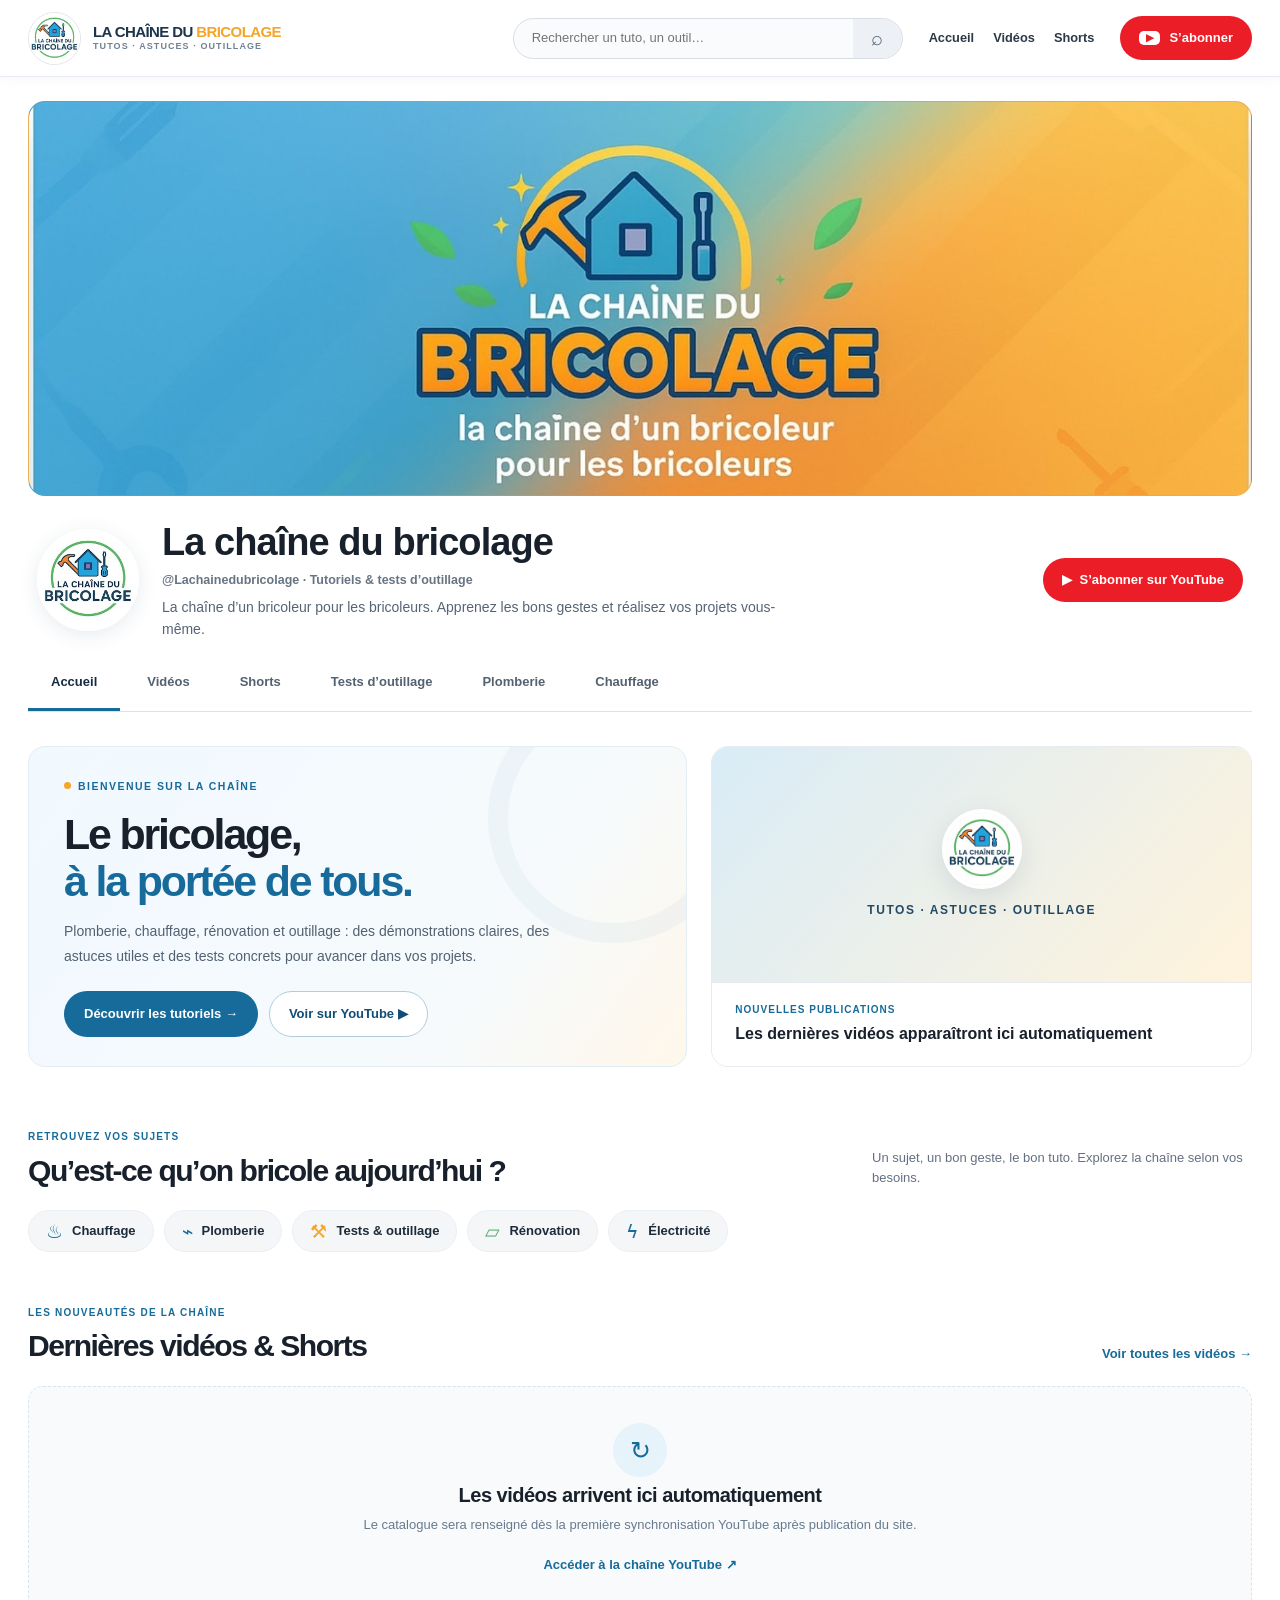
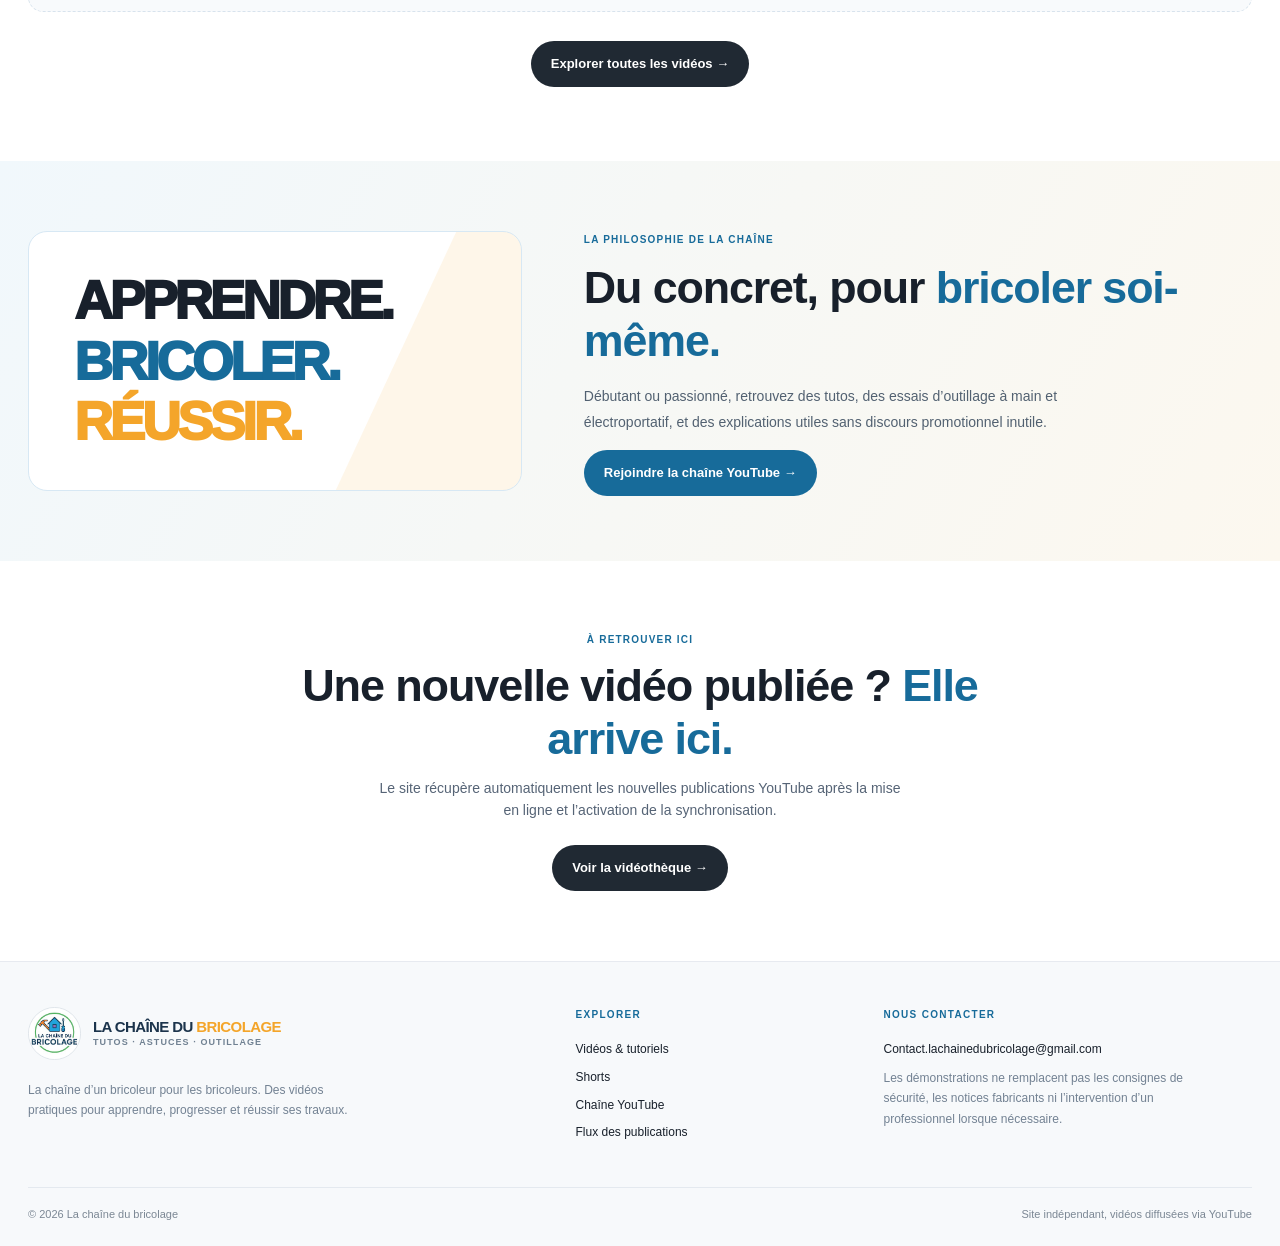
<file: index.html>
<!doctype html><html lang="fr"><head><meta charset="utf-8"><meta name="viewport" content="width=device-width, initial-scale=1"><meta name="theme-color" content="#ffffff"><meta name="color-scheme" content="light"><title>La chaîne du bricolage | Tutos, vidéos &amp; Shorts</title><meta name="description" content="Tutoriels de bricolage, plomberie, chauffage et rénovation, et tests d’outillage. Retrouvez les nouvelles vidéos et Shorts automatiquement.">
<meta property="og:type" content="website"><meta property="og:title" content="La chaîne du bricolage | Tutos, vidéos &amp; Shorts"><meta property="og:description" content="Tutoriels de bricolage, plomberie, chauffage et rénovation, et tests d’outillage. Retrouvez les nouvelles vidéos et Shorts automatiquement."><meta name="twitter:card" content="summary_large_image">
<link rel="icon" href="/assets/chaine-logo.jpg" type="image/jpeg"><link rel="stylesheet" href="/assets/style.css"><script type="application/ld+json">{"@context": "https://schema.org", "@type": "WebSite", "name": "La chaîne du bricolage", "inLanguage": "fr-FR", "sameAs": ["https://www.youtube.com/@Lachainedubricolage"], "description": "Tutoriels et tests de bricolage, rénovation, plomberie, chauffage et outillage."}</script></head>
<body data-base="/"><a class="skip" href="#contenu">Aller au contenu</a>
<header class="site-header"><div class="container nav-shell"><a class="brand" href="/" aria-label="La chaîne du bricolage : accueil"><span class="brand-icon"><img src="/assets/chaine-logo.jpg" alt="" width="53" height="53"></span><span class="brand-copy"><strong>LA CHAÎNE DU <em>BRICOLAGE</em></strong><small>TUTOS · ASTUCES · OUTILLAGE</small></span></a>
<form class="header-search" role="search" action="/catalogue/" method="get"><input type="search" name="q" aria-label="Rechercher un tutoriel" placeholder="Rechercher un tuto, un outil…"><button type="submit" aria-label="Lancer la recherche">⌕</button></form>
<nav class="nav-links" aria-label="Navigation principale"><a href="/">Accueil</a><a href="/catalogue/">Vidéos</a><a href="/catalogue/?format=court">Shorts</a></nav>
<a class="nav-cta" href="https://www.youtube.com/@Lachainedubricolage" target="_blank" rel="noopener noreferrer"><span class="yt-mark" aria-hidden="true">▶</span>S’abonner</a>
<button class="mobile-menu" type="button" aria-label="Ouvrir le menu" aria-expanded="false">☰</button></div>
<nav class="mobile-nav" aria-label="Menu mobile" hidden><a href="/">Accueil</a><a href="/catalogue/">Toutes les vidéos</a><a href="/catalogue/?categorie=Tests%20%26%20outillage">Tests d’outils</a><a href="/catalogue/?format=court">Shorts</a></nav></header>
<main id="contenu"><div class="channel-wrap"><div class="container"><div class="channel-banner"><img src="/assets/chaine-banniere-couleurs.jpg" alt="Bannière officielle de La chaîne du bricolage, bleue et orange" width="1776" height="616"></div><div class="channel-profile"><img class="profile-avatar" src="/assets/chaine-logo.jpg" alt="Logo officiel de La chaîne du bricolage" width="102" height="102"><div class="profile-info"><h1>La chaîne du bricolage</h1><p class="profile-handle">@Lachainedubricolage · Tutoriels & tests d’outillage</p><p class="profile-bio">La chaîne d’un bricoleur pour les bricoleurs. Apprenez les bons gestes et réalisez vos projets vous-même.</p></div><a class="subscribe-btn" href="https://www.youtube.com/@Lachainedubricolage" target="_blank" rel="noopener noreferrer">▶ &nbsp;S’abonner sur YouTube</a></div><nav class="channel-tabs" aria-label="Rubriques de la chaîne"><a href="/" aria-current="page">Accueil</a><a href="/catalogue/">Vidéos</a><a href="/catalogue/?format=court">Shorts</a><a href="/catalogue/?categorie=Tests%20%26%20outillage">Tests d’outillage</a><a href="/catalogue/?categorie=Plomberie">Plomberie</a><a href="/catalogue/?categorie=Chauffage">Chauffage</a></nav></div></div><section class="home-main"><div class="container"><div class="welcome-strip"><div class="welcome-copy"><span class="label-row">BIENVENUE SUR LA CHAÎNE</span><h2>Le bricolage,<br><em>à la portée de tous.</em></h2><p>Plomberie, chauffage, rénovation et outillage : des démonstrations claires, des astuces utiles et des tests concrets pour avancer dans vos projets.</p><div class="welcome-actions"><a class="btn btn-primary" href="/catalogue/">Découvrir les tutoriels →</a><a class="btn btn-outline" href="https://www.youtube.com/@Lachainedubricolage" target="_blank" rel="noopener noreferrer">Voir sur YouTube ▶</a></div></div><div class="hero-video hero-placeholder"><div class="placeholder-visual"><img src="/assets/chaine-logo.jpg" alt="" width="80" height="80"><span>TUTOS · ASTUCES · OUTILLAGE</span></div><div class="feature-caption"><small>NOUVELLES PUBLICATIONS</small><strong>Les dernières vidéos apparaîtront ici automatiquement</strong></div></div></div></div></section><section class="section-top"><div class="container"><div class="section-heading"><div><span class="overline">RETROUVEZ VOS SUJETS</span><h2>Qu’est-ce qu’on bricole aujourd’hui ?</h2></div><p>Un sujet, un bon geste, le bon tuto. Explorez la chaîne selon vos besoins.</p></div><div class="theme-grid"><a class="theme-card" href="/catalogue/?categorie=Chauffage"><span class="theme-glyph" aria-hidden="true">♨</span><strong>Chauffage</strong></a><a class="theme-card" href="/catalogue/?categorie=Plomberie"><span class="theme-glyph" aria-hidden="true">⌁</span><strong>Plomberie</strong></a><a class="theme-card" href="/catalogue/?categorie=Tests%20%26%20outillage"><span class="theme-glyph" aria-hidden="true">⚒</span><strong>Tests &amp; outillage</strong></a><a class="theme-card" href="/catalogue/?categorie=R%C3%A9novation"><span class="theme-glyph" aria-hidden="true">▱</span><strong>Rénovation</strong></a><a class="theme-card" href="/catalogue/?categorie=%C3%89lectricit%C3%A9"><span class="theme-glyph" aria-hidden="true">ϟ</span><strong>Électricité</strong></a></div></div></section>
<section class="listing-section"><div class="container"><div class="section-heading"><div><span class="overline">LES NOUVEAUTÉS DE LA CHAÎNE</span><h2>Dernières vidéos & Shorts</h2></div><a class="text-link" href="/catalogue/">Voir toutes les vidéos →</a></div><div class="empty-state" id="video-grid"><div class="empty-icon">↻</div><h3>Les vidéos arrivent ici automatiquement</h3><p>Le catalogue sera renseigné dès la première synchronisation YouTube après publication du site.</p><a href="https://www.youtube.com/@Lachainedubricolage" target="_blank" rel="noopener noreferrer">Accéder à la chaîne YouTube ↗</a></div><div class="center-action"><a class="btn btn-dark" href="/catalogue/">Explorer toutes les vidéos →</a></div></div></section>
<section class="mission"><div class="container mission-inner"><div class="mission-graphic" aria-hidden="true"><span>APPRENDRE.</span><span>BRICOLER.</span><span>RÉUSSIR.</span></div><div class="mission-copy"><span class="overline">LA PHILOSOPHIE DE LA CHAÎNE</span><h2>Du concret, pour <em>bricoler soi-même.</em></h2><p>Débutant ou passionné, retrouvez des tutos, des essais d’outillage à main et électroportatif, et des explications utiles sans discours promotionnel inutile.</p><a class="btn btn-primary" href="https://www.youtube.com/@Lachainedubricolage" target="_blank" rel="noopener noreferrer">Rejoindre la chaîne YouTube →</a></div></div></section>
<section class="newsletter-like"><div class="container closing"><span class="overline">À RETROUVER ICI</span><h2>Une nouvelle vidéo publiée ? <em>Elle arrive ici.</em></h2><p>Le site récupère automatiquement les nouvelles publications YouTube après la mise en ligne et l’activation de la synchronisation.</p><a class="btn btn-dark" href="/catalogue/">Voir la vidéothèque →</a></div></section></main>
<footer class="footer"><div class="container footer-main"><div><a class="brand" href="/" aria-label="La chaîne du bricolage : accueil"><span class="brand-icon"><img src="/assets/chaine-logo.jpg" alt="" width="53" height="53"></span><span class="brand-copy"><strong>LA CHAÎNE DU <em>BRICOLAGE</em></strong><small>TUTOS · ASTUCES · OUTILLAGE</small></span></a><p>La chaîne d’un bricoleur pour les bricoleurs. Des vidéos pratiques pour apprendre, progresser et réussir ses travaux.</p></div>
<div><span class="footer-label">EXPLORER</span><a href="/catalogue/">Vidéos & tutoriels</a><a href="/catalogue/?format=court">Shorts</a><a href="https://www.youtube.com/@Lachainedubricolage" target="_blank" rel="noopener noreferrer">Chaîne YouTube</a><a href="/feed.xml">Flux des publications</a></div>
<div><span class="footer-label">NOUS CONTACTER</span><a href="mailto:Contact.lachainedubricolage@gmail.com">Contact.lachainedubricolage@gmail.com</a><p>Les démonstrations ne remplacent pas les consignes de sécurité, les notices fabricants ni l’intervention d’un professionnel lorsque nécessaire.</p></div></div>
<div class="container footer-bottom"><span>© 2026 La chaîne du bricolage</span><span>Site indépendant, vidéos diffusées via YouTube</span></div></footer>
<script src="/assets/app.js" defer></script></body></html>
</file>
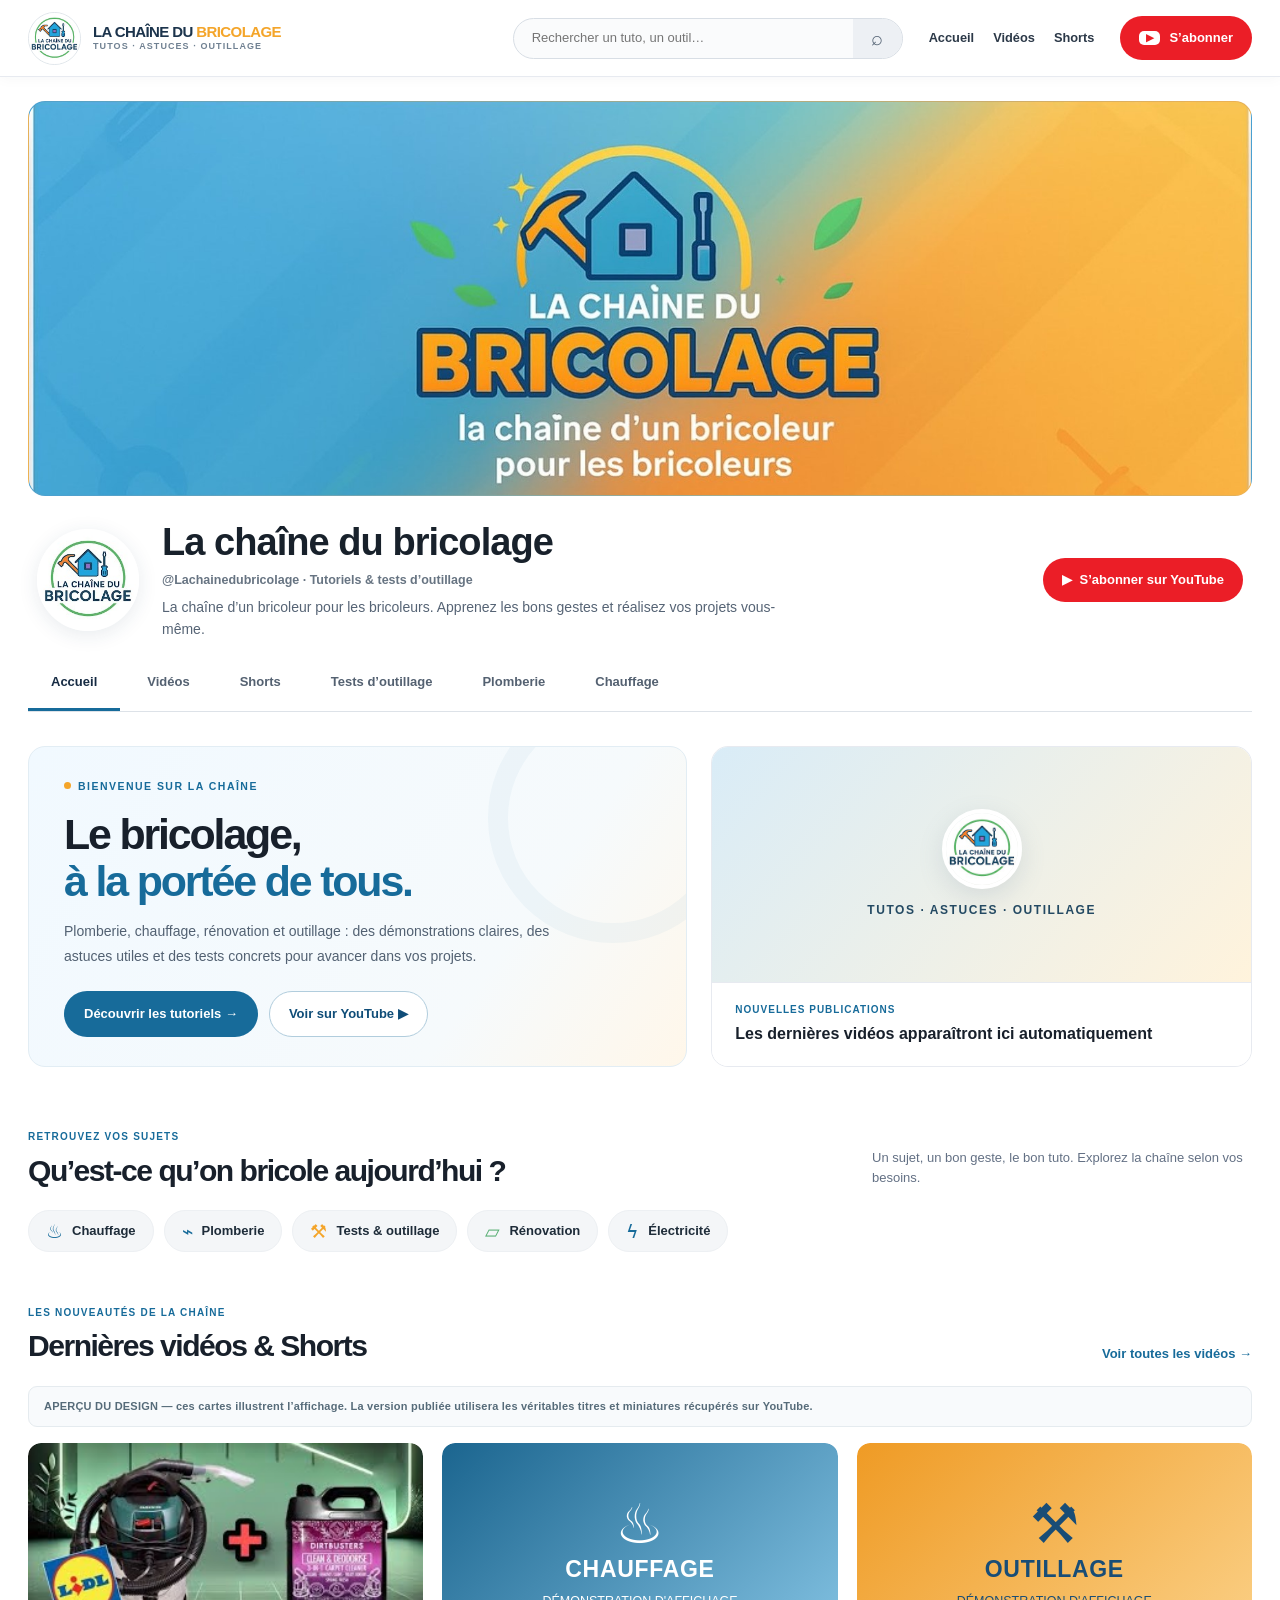
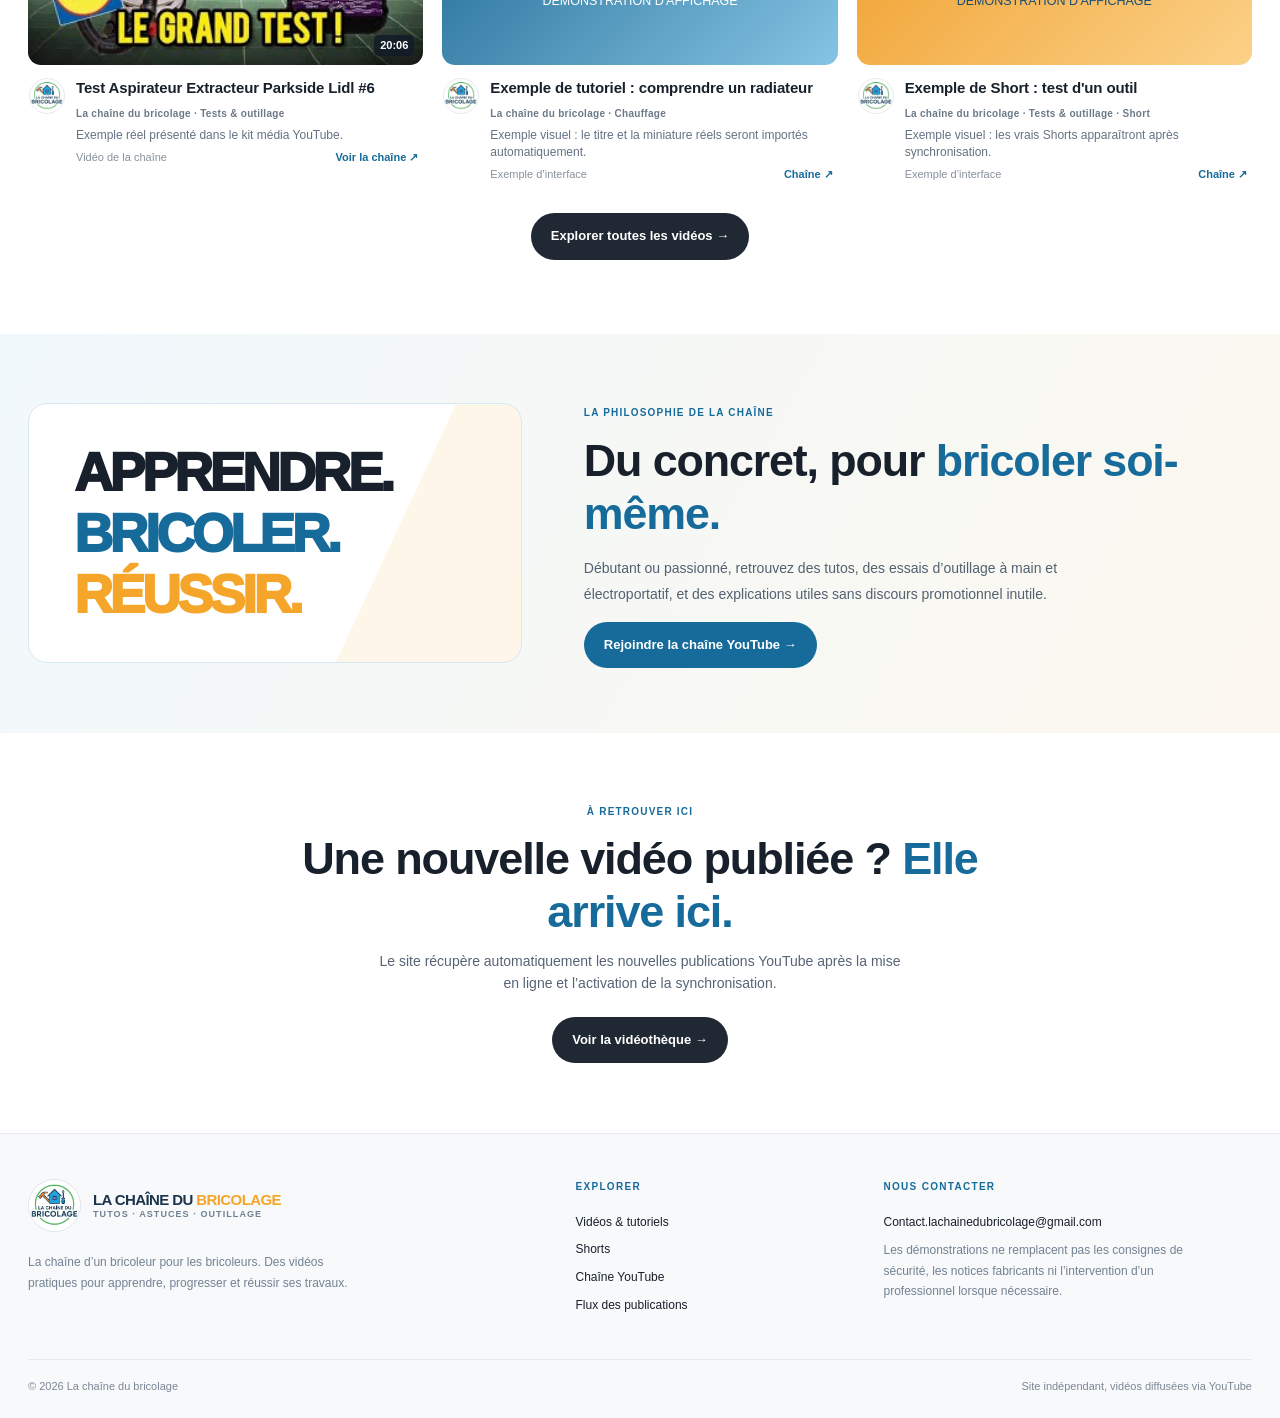
<file: apercu-local.html>
<!doctype html><html lang="fr"><head><meta charset="utf-8"><meta name="viewport" content="width=device-width, initial-scale=1"><meta name="theme-color" content="#ffffff"><meta name="color-scheme" content="light"><title>La chaîne du bricolage | Tutos, vidéos &amp; Shorts</title><meta name="description" content="Tutoriels de bricolage, plomberie, chauffage et rénovation, et tests d’outillage. Retrouvez les nouvelles vidéos et Shorts automatiquement.">
<meta property="og:type" content="website"><meta property="og:title" content="La chaîne du bricolage | Tutos, vidéos &amp; Shorts"><meta property="og:description" content="Tutoriels de bricolage, plomberie, chauffage et rénovation, et tests d’outillage. Retrouvez les nouvelles vidéos et Shorts automatiquement."><meta name="twitter:card" content="summary_large_image">
<link rel="icon" href="[data-uri]" type="image/jpeg"><style>/* La chaîne du bricolage — identité officielle du kit média : blanc, bleu, orange et touche de vert. */
:root{--ink:#18202b;--muted:#637084;--blue:#176b9a;--blue-deep:#0f4d78;--blue-soft:#eef7fd;--orange:#f4a52a;--green:#55ad71;--red:#eb1e27;--paper:#fff;--canvas:#f8f9fb;--line:#e7eaf0;--pill:#f1f3f5;--shadow:0 14px 30px rgba(31,52,73,.10);--radius:15px}
*{box-sizing:border-box}html{scroll-behavior:smooth}body{margin:0;background:var(--paper);color:var(--ink);font:15px/1.55 'Segoe UI',Inter,Arial,sans-serif;-webkit-font-smoothing:antialiased}a{color:inherit;text-decoration:none}img{display:block;max-width:100%}button,input,select{font:inherit}button{cursor:pointer}h1,h2,h3,p{margin-top:0}h1,h2,h3{line-height:1.18;letter-spacing:-.025em}::selection{background:#ffc76e;color:#14314a}:focus-visible{outline:3px solid var(--orange);outline-offset:3px}.container{width:min(1260px,calc(100% - 56px));margin-inline:auto}.skip{position:absolute;z-index:50;top:-100px;left:16px;background:white;color:#111;padding:10px}.skip:focus{top:8px}
/* YouTube-inspired light header, without reproducing the YouTube brand. */
.site-header{position:sticky;top:0;z-index:20;background:#fff;border-bottom:1px solid var(--line);box-shadow:0 2px 13px rgba(32,48,61,.035)}.nav-shell{display:flex;align-items:center;gap:26px;height:76px}.brand{display:flex;align-items:center;gap:12px;min-width:0;flex-shrink:0}.brand-icon{display:grid;place-items:center;width:53px;height:53px;border-radius:50%;overflow:hidden;background:white;border:1px solid #dfe5ea}.brand-icon img{width:100%;height:100%;object-fit:cover}.brand-copy{display:flex;flex-direction:column;line-height:1.1;gap:2px}.brand-copy strong{color:#1c344c;font-size:15px;font-weight:850;letter-spacing:-.04em;white-space:nowrap}.brand-copy em{font-style:normal;color:var(--orange)}.brand-copy small{color:#708192;letter-spacing:.12em;font-size:9px;font-weight:750;white-space:nowrap}.header-search{margin-left:auto;display:flex;align-items:center;width:min(390px,33vw);height:41px;border:1px solid #d8dee5;border-radius:100px;overflow:hidden;background:#fafbfc}.header-search input{min-width:0;flex:1;background:transparent;border:0;padding:10px 18px;outline:0;color:var(--ink);font-size:13px}.header-search button{border:0;background:#edf0f4;color:#536273;height:100%;width:49px;font-size:20px}.header-search button:hover{background:#e1e7ee}.nav-links{display:flex;align-items:center;gap:19px}.nav-links a{font-size:12.8px;font-weight:750;white-space:nowrap;color:#2c3948}.nav-links a:hover,.footer a:hover{color:var(--blue)}.nav-cta,.subscribe-btn{background:var(--red);color:white;border:0;border-radius:99px;padding:12px 19px;font-size:13px;font-weight:850;white-space:nowrap;display:inline-flex;align-items:center;gap:9px;transition:background .2s,transform .2s}.nav-cta:hover,.subscribe-btn:hover{background:#c91420;transform:translateY(-1px)}.yt-mark{display:inline-flex;justify-content:center;align-items:center;width:21px;height:14px;border-radius:5px;background:#fff;color:var(--red);font-size:10px;line-height:1}.mobile-menu,.mobile-nav{display:none}
/* Official channel artwork at full width, and traditional YouTube channel information. */
.channel-wrap{padding-top:24px}.channel-banner{border-radius:17px;overflow:hidden;aspect-ratio:3.1;max-height:430px;background:linear-gradient(100deg,#4da5d6,#fbb84f);border:1px solid rgba(28,83,128,.06)}.channel-banner img{width:100%;height:100%;object-fit:cover;object-position:50% 50%}.channel-profile{display:flex;align-items:center;gap:23px;padding:24px 9px 17px}.profile-avatar{width:102px;height:102px;border-radius:50%;object-fit:cover;border:3px solid #fff;box-shadow:0 4px 20px rgba(25,58,86,.1);flex-shrink:0}.profile-info{flex:1;min-width:0}.profile-info h1{margin:0 0 6px;font-size:clamp(24px,3vw,38px);font-weight:850;color:#18212b}.profile-info .profile-handle{color:#677482;margin:0 0 7px;font-size:12.5px;font-weight:700}.profile-info .profile-bio{margin:0;color:#566475;font-size:14px;max-width:640px}.channel-tabs{display:flex;align-items:center;gap:4px;border-bottom:1px solid #dde2e8;overflow-x:auto;scrollbar-width:none}.channel-tabs::-webkit-scrollbar{display:none}.channel-tabs a{padding:15px 23px;color:#546171;border-bottom:3px solid transparent;white-space:nowrap;font-size:13px;font-weight:850;transition:background .2s}.channel-tabs a[aria-current="page"]{border-bottom-color:var(--blue);color:#162b43}.channel-tabs a:hover{background:#f7f9fb;color:var(--blue)}
/* Homepage sections */
.home-main{padding:34px 0 14px;background:#fff}.welcome-strip{display:grid;grid-template-columns:minmax(0,1fr) minmax(0,.82fr);gap:24px;align-items:stretch}.welcome-copy{border-radius:17px;padding:31px 35px 29px;background:linear-gradient(125deg,#f1f9ff 0%,#f6fafc 70%,#fff7ea 100%);position:relative;overflow:hidden;border:1px solid #e2edf4}.welcome-copy:before{content:"";position:absolute;right:-52px;top:-54px;width:210px;height:210px;border:20px solid rgba(45,130,175,.048);border-radius:50%}.welcome-copy .label-row{color:var(--blue);font-size:10.5px;font-weight:900;letter-spacing:.14em;display:flex;align-items:center;gap:7px}.welcome-copy .label-row:before{content:"";width:7px;height:7px;background:var(--orange);border-radius:50%}.welcome-copy h2{font-size:clamp(30px,3.35vw,47px);font-weight:900;line-height:1.1;letter-spacing:-.05em;margin:17px 0 14px}.welcome-copy h2 em{color:var(--blue);font-style:normal}.welcome-copy p{font-size:14px;color:#526172;max-width:495px;line-height:1.75;margin-bottom:23px}.welcome-actions{display:flex;align-items:center;gap:11px;flex-wrap:wrap}.btn{display:inline-flex;align-items:center;justify-content:center;gap:9px;padding:12px 19px;min-height:44px;border-radius:100px;font-size:13px;font-weight:850;transition:transform .2s,background .2s;white-space:nowrap;border:1px solid transparent}.btn:hover{transform:translateY(-2px)}.btn-primary{background:var(--blue);color:#fff}.btn-primary:hover{background:var(--blue-deep)}.btn-outline{color:var(--blue-deep);border-color:#b1cddd;background:#fff}.btn-outline:hover{background:#ecf6fc}.btn-dark{background:#202933;color:#fff}.btn-dark:hover{background:#415268}.hero-video{border:1px solid var(--line);background:#fff;border-radius:17px;overflow:hidden;display:flex;flex-direction:column;min-width:0}.hero-video>a,.placeholder-visual{position:relative;display:flex;align-items:center;justify-content:center;flex:1;background:linear-gradient(132deg,#d9ecf7,#fff3dc);min-height:190px}.hero-video>a img{height:100%;max-height:280px;width:100%;object-fit:cover}.featured-play{display:grid;place-items:center;position:absolute;left:50%;top:50%;transform:translate(-50%,-50%);width:63px;height:63px;background:#eb1e27e8;color:white;border-radius:50%;font-size:25px;padding-left:4px;box-shadow:0 5px 20px #0003}.feature-caption{border-top:1px solid var(--line);background:white;padding:19px 23px;display:grid;gap:5px}.feature-caption small{font-size:10px;color:var(--blue);letter-spacing:.1em;font-weight:900}.feature-caption strong{font-size:16px;font-weight:850}.placeholder-visual{flex-direction:column;gap:12px}.placeholder-visual img{width:80px;height:80px;border-radius:50%;border:4px solid white;box-shadow:0 8px 25px #6d839d30}.placeholder-visual span{font-weight:900;font-size:12px;letter-spacing:.13em;color:#244a63}.section-top{padding:42px 0 34px;background:#fff}.section-heading{display:flex;justify-content:space-between;align-items:end;gap:22px;margin-bottom:22px}.section-heading h2{font-size:clamp(23px,2.35vw,31px);font-weight:850;letter-spacing:-.05em;margin:6px 0 0}.section-heading h2 em,.closing h2 em,.mission h2 em,.catalog-head h1 em{color:var(--blue);font-style:normal}.section-heading>p{margin:0;color:var(--muted);font-size:13px;max-width:380px}.overline,.eyebrow{font-size:10px;font-weight:900;letter-spacing:.12em;color:var(--blue)}.theme-grid{display:flex;flex-wrap:wrap;gap:10px}.theme-card{display:flex;gap:9px;align-items:center;background:#f4f6f8;border:1px solid #edf0f3;border-radius:100px;padding:10px 17px;color:#1e2c39;transition:background .2s,transform .2s}.theme-card:hover{background:#e7f3fa;transform:translateY(-2px)}.theme-card strong{font-size:13px;font-weight:850}.theme-card small,.theme-arrow{display:none}.theme-glyph{color:var(--blue);font-size:19px;line-height:1}.theme-card:nth-child(3) .theme-glyph{color:var(--orange)}.theme-card:nth-child(4) .theme-glyph{color:var(--green)}.listing-section{background:#fff;padding:13px 0 74px}.text-link{font-weight:850;color:var(--blue);font-size:13px}.text-link:hover{text-decoration:underline}.video-grid{display:grid;grid-template-columns:repeat(3,minmax(0,1fr));gap:31px 19px}.video-card{border:0;border-radius:13px;background:white;overflow:hidden;min-width:0}.thumb-link{display:block;aspect-ratio:16/9;position:relative;overflow:hidden;border-radius:13px;background:linear-gradient(130deg,#d9e9f6,#faf2e1)}.thumb-link img{width:100%;height:100%;object-fit:cover;transition:transform .22s}.video-card:hover .thumb-link img{transform:scale(1.025)}.thumb-play{position:absolute;left:50%;top:50%;transform:translate(-50%,-50%);width:44px;height:44px;border-radius:50%;display:grid;place-items:center;color:#fff;background:#16202cbb;font-size:18px;padding-left:3px;opacity:0;transition:opacity .2s}.video-card:hover .thumb-play,.thumb-link:focus .thumb-play{opacity:1}.duration{position:absolute;bottom:9px;right:9px;background:#111c28d9;color:#fff;padding:2px 6px;font-size:11px;font-weight:900;border-radius:5px}.card-content{position:relative;padding:12px 5px 1px 48px}.card-content:before{content:"";position:absolute;left:1px;top:13px;width:34px;height:34px;border-radius:50%;background:#fff url('[data-uri]') center/cover;border:1px solid #e7ebef}.card-content h3{font-size:15px;line-height:1.45;margin:0 0 7px;font-weight:850;letter-spacing:-.01em}.card-content h3 a:hover{color:var(--blue)}.card-content p{font-size:12px;color:#657283;margin-bottom:5px;line-height:1.45;display:-webkit-box;-webkit-line-clamp:2;-webkit-box-orient:vertical;overflow:hidden}.eyebrow{display:block;font-size:10px;letter-spacing:.03em;color:#6b7988;font-weight:700;text-transform:none;margin:0 0 5px}.card-footer{display:flex;align-items:center;justify-content:space-between;gap:10px;color:#87919c;font-size:11px}.card-footer a{color:var(--blue);font-weight:750}.center-action{margin-top:29px;text-align:center}.empty-state{text-align:center;grid-column:1/-1;background:#f8fafc;border:1px dashed #d8e3ed;border-radius:15px;padding:36px 28px}.empty-state h3{font-size:20px;margin:7px 0 8px}.empty-state p{color:#687b8e;font-size:13px;margin:0 0 16px}.empty-state a{font-weight:850;color:var(--blue);font-size:13px}.empty-icon{font-size:25px;color:var(--blue);background:#e7f3fb;border-radius:50%;width:54px;height:54px;line-height:54px;margin:0 auto}.mission{padding:65px 0;background:linear-gradient(120deg,#f1f8fc,#fcf8ef)}.mission-inner{display:grid;grid-template-columns:.85fr 1.15fr;align-items:center;gap:62px}.mission-graphic{position:relative;min-height:260px;display:flex;flex-direction:column;justify-content:center;border:1px solid #d7e8f4;border-radius:19px;background:white;padding:30px 45px;overflow:hidden}.mission-graphic:after{content:"";position:absolute;right:-55px;top:0;bottom:0;width:180px;transform:skew(-25deg);background:#f4a52a1a}.mission-graphic span{display:block;font-size:clamp(30px,4.2vw,54px);font-weight:950;letter-spacing:-.065em;line-height:1.13;position:relative;z-index:1}.mission-graphic span:nth-child(2){color:var(--blue)}.mission-graphic span:nth-child(3){color:var(--orange)}.mission-copy h2{font-size:clamp(30px,3.5vw,45px);margin:12px 0 17px;font-weight:900}.mission-copy p{color:#526171;font-size:14px;line-height:1.85;max-width:540px}.newsletter-like{text-align:center;padding:65px 0 70px}.closing{max-width:730px}.closing h2{font-size:clamp(28px,3.8vw,45px);margin:10px 0 13px;font-weight:900}.closing p{color:#566476;font-size:14px;margin:0 auto 23px;max-width:540px}
.footer{border-top:1px solid var(--line);background:#f7f9fb}.footer-main{padding:45px 0;display:grid;grid-template-columns:1.35fr .7fr 1fr;gap:50px}.footer-main>div{display:flex;flex-direction:column;align-items:flex-start;gap:9px}.footer .brand{margin-bottom:11px}.footer-main p{font-size:12px;line-height:1.7;color:#738293;max-width:320px}.footer-main a:not(.brand){font-size:12px}.footer-label{color:var(--blue);font-size:10px;letter-spacing:.13em;font-weight:900;margin-bottom:9px}.footer-bottom{border-top:1px solid #e4e9ef;padding:18px 0 23px;display:flex;gap:12px;justify-content:space-between;color:#7b8794;font-size:11px}
/* Catalogue, search & detail pages */
.catalog-head{padding:49px 0 39px;background:#f2f8fc;border-bottom:1px solid #e2edf4}.catalog-head h1{font-size:clamp(31px,3.5vw,46px);margin:10px 0 12px;font-weight:900}.catalog-head p{color:#5f7080;font-size:14px;max-width:680px;margin:0}.catalog-section{padding:34px 0 85px}.filters{margin-bottom:29px}.search-wrap{display:flex;align-items:center;width:100%;border:1px solid #d7e0e9;border-radius:100px;max-width:670px;background:#fff;overflow:hidden}.search-wrap span{padding:0 16px;color:var(--blue);font-size:24px}.search-wrap input{min-width:0;width:100%;border:0;padding:15px 16px 15px 0;outline:0}.filter-row{display:flex;align-items:center;gap:10px;margin-top:15px}.filter-row select{padding:10px 16px;border-radius:100px;border:1px solid #e3e8ee;background:#f5f7f9;color:#28394a;font-size:12px;max-width:260px}.filter-row #result-count{margin-left:auto;font-size:12px;color:#738394}.catalog-footnote{font-size:11px;line-height:1.8;color:#82909b;margin-top:27px}.detail-head{background:#f5f9fc;padding:36px 0 40px}.detail-head h1{font-size:clamp(27px,3.8vw,47px);font-weight:900;max-width:960px;margin:12px 0 12px}.detail-meta{display:flex;gap:12px;color:#647383;font-size:12px}.back-link{display:inline-block;font-size:12px;font-weight:850;color:var(--blue);margin-bottom:20px}.detail-body{padding:38px 0 60px}.player{display:grid;place-items:center;position:relative;aspect-ratio:16/9;background:#162435 center/cover no-repeat;border-radius:16px;overflow:hidden;max-height:685px}.player iframe{width:100%;height:100%;border:0;position:absolute;inset:0}.player-button{border:0;background:var(--red);color:white;display:flex;gap:12px;align-items:center;padding:16px 24px;border-radius:99px;font-size:15px;font-weight:850;box-shadow:0 8px 28px #0004}.video-layout{display:grid;grid-template-columns:minmax(0,1fr) 310px;gap:45px;padding-top:42px}.video-text h2{font-size:28px;margin:9px 0 21px}.video-text p{color:#4d5c69;line-height:1.85;font-size:14px}.video-text .btn{margin-top:12px}.side-panel{background:#f3f8fc;border:1px solid #e1eaf1;border-radius:14px;padding:25px;height:max-content}.side-panel h3{font-size:19px;margin:12px 0}.side-panel p{font-size:13px;color:#596b7c}.side-panel a{color:var(--blue);font-weight:850;font-size:12px}.related-section{padding:45px 0 60px;background:#fbfcfe}
/* responsive */
@media(max-width:1100px){.nav-shell{gap:16px}.brand-copy strong{font-size:13px}.nav-links{gap:12px}.header-search{width:250px}.container{width:min(1180px,calc(100% - 42px))}.welcome-strip{grid-template-columns:1fr .9fr}.welcome-copy{padding:26px}.mission-inner{gap:33px}}
@media(max-width:850px){.nav-shell{height:69px}.nav-links{display:none}.mobile-menu{display:inline-flex;border:0;background:#eef3f6;border-radius:50%;width:39px;height:39px;align-items:center;justify-content:center;color:var(--ink);font-size:21px}.mobile-nav:not([hidden]){display:flex;flex-wrap:wrap;gap:13px;padding:15px 26px;border-top:1px solid var(--line);background:white}.mobile-nav a{font-size:13px;font-weight:700}.header-search{margin-left:auto;width:240px}.channel-banner{aspect-ratio:3.1}.channel-profile{gap:15px}.profile-avatar{width:77px;height:77px}.profile-info h1{font-size:25px}.channel-tabs a{padding-inline:16px}.welcome-strip{grid-template-columns:1fr}.hero-video{min-height:275px}.hero-video>a img{max-height:340px}.video-grid{grid-template-columns:repeat(2,minmax(0,1fr))}.footer-main{gap:27px;grid-template-columns:1fr 1fr}.footer-main>div:nth-child(3){grid-column:1/-1}.mission-inner{grid-template-columns:1fr 1fr;gap:22px}.mission-graphic{padding:26px}.mission-graphic span{font-size:35px}.video-layout{grid-template-columns:1fr}}
@media(max-width:580px){.container{width:calc(100% - 26px)}.nav-shell{height:63px;gap:9px}.brand-icon{width:38px;height:38px}.brand-copy strong{font-size:11px}.brand-copy small{font-size:7px;letter-spacing:.09em}.header-search{display:none}.nav-cta{margin-left:auto;padding:9px 12px;font-size:11px}.nav-cta .yt-mark{display:none}.channel-wrap{padding-top:11px}.channel-banner{border-radius:11px;aspect-ratio:2.2}.channel-banner img{object-fit:cover;object-position:center}.channel-profile{padding:17px 0;align-items:flex-start;gap:12px;flex-wrap:wrap}.profile-avatar{width:67px;height:67px}.profile-info{flex:1 1 calc(100% - 82px)}.profile-info h1{font-size:21px;margin-bottom:4px}.profile-info .profile-handle{font-size:11px;margin-bottom:4px}.profile-info .profile-bio{font-size:12px}.channel-profile>.subscribe-btn{margin-left:79px;padding:10px 17px}.channel-tabs a{padding:11px 13px;font-size:12px}.home-main{padding-top:19px}.welcome-copy{padding:25px 19px}.welcome-copy h2{font-size:31px}.welcome-copy p{font-size:13px}.welcome-actions{display:flex;flex-wrap:wrap}.btn{font-size:12px;padding:11px 15px}.hero-video{min-height:0}.hero-video>a,.placeholder-visual{min-height:200px}.section-top{padding:30px 0 18px}.section-heading{display:block;margin-bottom:18px}.section-heading h2{font-size:24px}.section-heading>p{margin-top:9px}.theme-grid{flex-wrap:nowrap;overflow-x:auto;padding-bottom:7px;scrollbar-width:thin}.theme-card{flex-shrink:0}.listing-section{padding-bottom:45px}.video-grid{grid-template-columns:1fr;gap:23px}.card-content{padding-left:45px}.mission{padding:40px 0}.mission-inner{grid-template-columns:1fr}.mission-graphic{min-height:200px}.mission-copy h2{font-size:30px}.newsletter-like{padding:43px 0}.closing h2{font-size:29px}.footer-main{padding:35px 0 25px;grid-template-columns:1fr;gap:23px}.footer-main>div:nth-child(3){grid-column:auto}.footer-bottom{display:block;font-size:10px}.footer-bottom span{display:block;margin-bottom:5px}.catalog-head{padding:35px 0}.catalog-head h1{font-size:32px}.filter-row{flex-wrap:wrap}.filter-row select{flex:1 1 42%;min-width:0;font-size:11px}.filter-row #result-count{width:100%;text-align:left}.detail-body{padding:17px 0 40px}.detail-head{padding:28px 0}.detail-head h1{font-size:27px}.video-layout{gap:25px}.detail-head .back-link{margin-bottom:15px}}
@media(prefers-reduced-motion:reduce){*,*:before,*:after{scroll-behavior:auto!important;transition:none!important}}
.demo-warning{grid-column:1/-1;padding:11px 15px;border:1px solid #e5ebef;border-radius:9px;background:#f8fafc;color:#566b79;font-size:11px;font-weight:800;letter-spacing:.02em;margin-bottom:16px}</style><script type="application/ld+json">{"@context": "https://schema.org", "@type": "WebSite", "name": "La chaîne du bricolage", "inLanguage": "fr-FR", "sameAs": ["https://www.youtube.com/@Lachainedubricolage"], "description": "Tutoriels et tests de bricolage, rénovation, plomberie, chauffage et outillage."}</script></head>
<body data-base="/" id="top"><a class="skip" href="#contenu">Aller au contenu</a>
<header class="site-header"><div class="container nav-shell"><a class="brand" href="#top" aria-label="La chaîne du bricolage : accueil"><span class="brand-icon"><img src="[data-uri]" alt="" width="53" height="53"></span><span class="brand-copy"><strong>LA CHAÎNE DU <em>BRICOLAGE</em></strong><small>TUTOS · ASTUCES · OUTILLAGE</small></span></a>
<form class="header-search" role="search" action="/catalogue/" method="get"><input type="search" name="q" aria-label="Rechercher un tutoriel" placeholder="Rechercher un tuto, un outil…"><button type="submit" aria-label="Lancer la recherche">⌕</button></form>
<nav class="nav-links" aria-label="Navigation principale"><a href="#top">Accueil</a><a href="#videos">Vidéos</a><a href="#videos?format=court">Shorts</a></nav>
<a class="nav-cta" href="https://www.youtube.com/@Lachainedubricolage" target="_blank" rel="noopener noreferrer"><span class="yt-mark" aria-hidden="true">▶</span>S’abonner</a>
<button class="mobile-menu" type="button" aria-label="Ouvrir le menu" aria-expanded="false">☰</button></div>
<nav class="mobile-nav" aria-label="Menu mobile" hidden><a href="#top">Accueil</a><a href="#videos">Toutes les vidéos</a><a href="#videos?categorie=Tests%20%26%20outillage">Tests d’outils</a><a href="#videos?format=court">Shorts</a></nav></header>
<main id="contenu"><div class="channel-wrap"><div class="container"><div class="channel-banner"><img src="[data-uri]" alt="Bannière officielle de La chaîne du bricolage, bleue et orange" width="1776" height="616"></div><div class="channel-profile"><img class="profile-avatar" src="[data-uri]" alt="Logo officiel de La chaîne du bricolage" width="102" height="102"><div class="profile-info"><h1>La chaîne du bricolage</h1><p class="profile-handle">@Lachainedubricolage · Tutoriels & tests d’outillage</p><p class="profile-bio">La chaîne d’un bricoleur pour les bricoleurs. Apprenez les bons gestes et réalisez vos projets vous-même.</p></div><a class="subscribe-btn" href="https://www.youtube.com/@Lachainedubricolage" target="_blank" rel="noopener noreferrer">▶ &nbsp;S’abonner sur YouTube</a></div><nav class="channel-tabs" aria-label="Rubriques de la chaîne"><a href="#top" aria-current="page">Accueil</a><a href="#videos">Vidéos</a><a href="#videos?format=court">Shorts</a><a href="#videos?categorie=Tests%20%26%20outillage">Tests d’outillage</a><a href="#videos?categorie=Plomberie">Plomberie</a><a href="#videos?categorie=Chauffage">Chauffage</a></nav></div></div><section class="home-main"><div class="container"><div class="welcome-strip"><div class="welcome-copy"><span class="label-row">BIENVENUE SUR LA CHAÎNE</span><h2>Le bricolage,<br><em>à la portée de tous.</em></h2><p>Plomberie, chauffage, rénovation et outillage : des démonstrations claires, des astuces utiles et des tests concrets pour avancer dans vos projets.</p><div class="welcome-actions"><a class="btn btn-primary" href="#videos">Découvrir les tutoriels →</a><a class="btn btn-outline" href="https://www.youtube.com/@Lachainedubricolage" target="_blank" rel="noopener noreferrer">Voir sur YouTube ▶</a></div></div><div class="hero-video hero-placeholder"><div class="placeholder-visual"><img src="[data-uri]" alt="" width="80" height="80"><span>TUTOS · ASTUCES · OUTILLAGE</span></div><div class="feature-caption"><small>NOUVELLES PUBLICATIONS</small><strong>Les dernières vidéos apparaîtront ici automatiquement</strong></div></div></div></div></section><section class="section-top" id="themes"><div class="container"><div class="section-heading"><div><span class="overline">RETROUVEZ VOS SUJETS</span><h2>Qu’est-ce qu’on bricole aujourd’hui ?</h2></div><p>Un sujet, un bon geste, le bon tuto. Explorez la chaîne selon vos besoins.</p></div><div class="theme-grid"><a class="theme-card" href="#videos?categorie=Chauffage"><span class="theme-glyph" aria-hidden="true">♨</span><strong>Chauffage</strong></a><a class="theme-card" href="#videos?categorie=Plomberie"><span class="theme-glyph" aria-hidden="true">⌁</span><strong>Plomberie</strong></a><a class="theme-card" href="#videos?categorie=Tests%20%26%20outillage"><span class="theme-glyph" aria-hidden="true">⚒</span><strong>Tests &amp; outillage</strong></a><a class="theme-card" href="#videos?categorie=R%C3%A9novation"><span class="theme-glyph" aria-hidden="true">▱</span><strong>Rénovation</strong></a><a class="theme-card" href="#videos?categorie=%C3%89lectricit%C3%A9"><span class="theme-glyph" aria-hidden="true">ϟ</span><strong>Électricité</strong></a></div></div></section>
<section class="listing-section" id="videos"><div class="container"><div class="section-heading"><div><span class="overline">LES NOUVEAUTÉS DE LA CHAÎNE</span><h2>Dernières vidéos & Shorts</h2></div><a class="text-link" href="#videos">Voir toutes les vidéos →</a></div><div class="demo-warning">APERÇU DU DESIGN — ces cartes illustrent l’affichage. La version publiée utilisera les véritables titres et miniatures récupérés sur YouTube.</div><div class="video-grid" id="video-grid">
<article class="video-card"><a href="https://www.youtube.com/@Lachainedubricolage" target="_blank" class="thumb-link"><img src="[data-uri]" alt="Véritable miniature issue du kit média de la chaîne" width="480" height="270"><span class="duration">20:06</span></a><div class="card-content"><h3><a href="https://www.youtube.com/@Lachainedubricolage">Test Aspirateur Extracteur Parkside Lidl #6</a></h3><span class="eyebrow">La chaîne du bricolage · Tests & outillage</span><p>Exemple réel présenté dans le kit média YouTube.</p><div class="card-footer"><span>Vidéo de la chaîne</span><a href="https://www.youtube.com/@Lachainedubricolage">Voir la chaîne ↗</a></div></div></article>
<article class="video-card"><a href="https://www.youtube.com/@Lachainedubricolage" class="thumb-link" style="background:linear-gradient(135deg,#1b658f,#85c4e4);display:grid;place-items:center;color:white;"><div style="text-align:center"><span style="font-size:55px;line-height:1;display:block">♨</span><strong style="font-size:23px;letter-spacing:.03em">CHAUFFAGE</strong><small style="display:block;margin-top:4px">DÉMONSTRATION D'AFFICHAGE</small></div></a><div class="card-content"><h3><a href="https://www.youtube.com/@Lachainedubricolage">Exemple de tutoriel : comprendre un radiateur</a></h3><span class="eyebrow">La chaîne du bricolage · Chauffage</span><p>Exemple visuel : le titre et la miniature réels seront importés automatiquement.</p><div class="card-footer"><span>Exemple d’interface</span><a href="https://www.youtube.com/@Lachainedubricolage">Chaîne ↗</a></div></div></article>
<article class="video-card"><a href="https://www.youtube.com/@Lachainedubricolage" class="thumb-link" style="background:linear-gradient(135deg,#ef9b25,#fbd188);display:grid;place-items:center;color:#194d76;"><div style="text-align:center"><span style="font-size:55px;line-height:1;display:block">⚒</span><strong style="font-size:23px;letter-spacing:.03em">OUTILLAGE</strong><small style="display:block;margin-top:4px">DÉMONSTRATION D'AFFICHAGE</small></div></a><div class="card-content"><h3><a href="https://www.youtube.com/@Lachainedubricolage">Exemple de Short : test d'un outil</a></h3><span class="eyebrow">La chaîne du bricolage · Tests & outillage · Short</span><p>Exemple visuel : les vrais Shorts apparaîtront après synchronisation.</p><div class="card-footer"><span>Exemple d’interface</span><a href="https://www.youtube.com/@Lachainedubricolage">Chaîne ↗</a></div></div></article>
</div><div class="center-action"><a class="btn btn-dark" href="#videos">Explorer toutes les vidéos →</a></div></div></section>
<section class="mission"><div class="container mission-inner"><div class="mission-graphic" aria-hidden="true"><span>APPRENDRE.</span><span>BRICOLER.</span><span>RÉUSSIR.</span></div><div class="mission-copy"><span class="overline">LA PHILOSOPHIE DE LA CHAÎNE</span><h2>Du concret, pour <em>bricoler soi-même.</em></h2><p>Débutant ou passionné, retrouvez des tutos, des essais d’outillage à main et électroportatif, et des explications utiles sans discours promotionnel inutile.</p><a class="btn btn-primary" href="https://www.youtube.com/@Lachainedubricolage" target="_blank" rel="noopener noreferrer">Rejoindre la chaîne YouTube →</a></div></div></section>
<section class="newsletter-like"><div class="container closing"><span class="overline">À RETROUVER ICI</span><h2>Une nouvelle vidéo publiée ? <em>Elle arrive ici.</em></h2><p>Le site récupère automatiquement les nouvelles publications YouTube après la mise en ligne et l’activation de la synchronisation.</p><a class="btn btn-dark" href="#videos">Voir la vidéothèque →</a></div></section></main>
<footer class="footer"><div class="container footer-main"><div><a class="brand" href="#top" aria-label="La chaîne du bricolage : accueil"><span class="brand-icon"><img src="[data-uri]" alt="" width="53" height="53"></span><span class="brand-copy"><strong>LA CHAÎNE DU <em>BRICOLAGE</em></strong><small>TUTOS · ASTUCES · OUTILLAGE</small></span></a><p>La chaîne d’un bricoleur pour les bricoleurs. Des vidéos pratiques pour apprendre, progresser et réussir ses travaux.</p></div>
<div><span class="footer-label">EXPLORER</span><a href="#videos">Vidéos & tutoriels</a><a href="#videos?format=court">Shorts</a><a href="https://www.youtube.com/@Lachainedubricolage" target="_blank" rel="noopener noreferrer">Chaîne YouTube</a><a href="/feed.xml">Flux des publications</a></div>
<div><span class="footer-label">NOUS CONTACTER</span><a href="mailto:Contact.lachainedubricolage@gmail.com">Contact.lachainedubricolage@gmail.com</a><p>Les démonstrations ne remplacent pas les consignes de sécurité, les notices fabricants ni l’intervention d’un professionnel lorsque nécessaire.</p></div></div>
<div class="container footer-bottom"><span>© 2026 La chaîne du bricolage</span><span>Site indépendant, vidéos diffusées via YouTube</span></div></footer>
<script>'use strict';
(() => {
  const menu = document.querySelector('.mobile-menu');
  const mobile = document.querySelector('.mobile-nav');
  if (menu && mobile) {
    menu.addEventListener('click', () => {
      const opened = menu.getAttribute('aria-expanded') === 'true';
      menu.setAttribute('aria-expanded', String(!opened));
      mobile.hidden = opened;
    });
  }
  const player = document.querySelector('.player[data-video]');
  const playButton = document.querySelector('.player-button');
  if (player && playButton) {
    playButton.addEventListener('click', () => {
      const id = player.dataset.video;
      if (!/^[\w-]{11}$/.test(id)) return;
      const iframe = document.createElement('iframe');
      iframe.title = 'Lecteur YouTube';
      iframe.src = `https://www.youtube-nocookie.com/embed/${id}?autoplay=1&rel=0`;
      iframe.allow = 'accelerometer; autoplay; clipboard-write; encrypted-media; gyroscope; picture-in-picture; web-share';
      iframe.referrerPolicy = 'strict-origin-when-cross-origin';
      iframe.allowFullscreen = true;
      player.replaceChildren(iframe);
      player.style.backgroundImage = 'none';
    });
  }
  const grid = document.getElementById('video-grid');
  const search = document.getElementById('search');
  if (!grid || !search) return;
  const base = document.body.dataset.base || '/';
  const cat = document.getElementById('category');
  const format = document.getElementById('format');
  const more = document.getElementById('more');
  const count = document.getElementById('result-count');
  const limit = 24;
  let visible = limit;
  let videos = [];
  const esc = text => String(text == null ? '' : text).replace(/[&<>"']/g, c => ({'&':'&amp;','<':'&lt;','>':'&gt;','"':'&quot;',"'":'&#39;'}[c]));
  const simple = text => String(text || '').normalize('NFD').replace(/[\u0300-\u036f]/g, '').toLowerCase();
  const niceDate = value => { const s = String(value || '').slice(0,10).split('-'); return s.length === 3 ? `${s[2]}/${s[1]}/${s[0]}` : ''; };
  const preview = text => { const s = String(text || '').replace(/\s+/g,' ').trim(); return s.length < 112 ? s : s.slice(0, 110).trim() + '…'; };
  const card = v => {
    const url = `${base}videos/${encodeURIComponent(v.id)}/`;
    const duration = v.duration_seconds == null ? '' : `<span class="duration">${Math.floor(v.duration_seconds/60)}:${String(v.duration_seconds%60).padStart(2,'0')}</span>`;
    return `<article class="video-card"><a href="${esc(url)}" class="thumb-link" aria-label="Voir ${esc(v.title)}"><img loading="lazy" width="480" height="270" src="${esc(v.thumbnail)}" alt="Miniature : ${esc(v.title)}"><span class="thumb-play" aria-hidden="true">▶</span>${duration}</a><div class="card-content"><h3><a href="${esc(url)}">${esc(v.title)}</a></h3><span class="eyebrow">La chaîne du bricolage · ${esc(v.category)}${v.short ? ' · Short' : ''}</span><p>${esc(preview(v.description) || 'Retrouvez cette vidéo sur notre chaîne YouTube.')}</p><div class="card-footer"><span>${esc(niceDate(v.published))}</span><a href="${esc(url)}">Voir la vidéo ↗</a></div></div></article>`;
  };
  const update = () => {
    const q = simple(search.value.trim());
    const c = cat.value;
    const f = format.value;
    if (videos.length === 0 && !q && !c && !f) {
      count.textContent = 'Catalogue en cours de synchronisation';
      if (more) more.hidden = true;
      return;
    }
    const found = videos.filter(v => {
      if (c && v.category !== c) return false;
      if (f === 'court' && !v.short) return false;
      if (f === 'long' && v.short) return false;
      return !q || simple(`${v.title} ${v.description} ${v.category}`).includes(q);
    });
    grid.className = 'video-grid';
    grid.innerHTML = found.length ? found.slice(0, visible).map(card).join('') : '<div class="empty-state" style="grid-column:1/-1"><h3>Aucune vidéo trouvée</h3><p>Essayez un autre sujet ou un autre mot-clé.</p></div>';
    count.textContent = `${found.length} résultat${found.length > 1 ? 's' : ''}`;
    if (more) more.hidden = found.length <= visible;
  };
  const params = new URLSearchParams(location.search);
  if (params.has('q')) search.value = params.get('q') || '';
  if (params.has('categorie')) cat.value = params.get('categorie');
  if (params.has('format')) format.value = params.get('format');
  fetch(`${base}data/videos.json`)
    .then(r => { if (!r.ok) throw new Error('Catalogue indisponible'); return r.json(); })
    .then(data => {
      if (!Array.isArray(data)) throw new Error('Format de catalogue invalide');
      videos = data;
      update();
    })
    .catch(e => { console.warn(e); count.textContent = 'Recherche temporairement indisponible'; });
  search.addEventListener('input', () => { visible = limit; update(); });
  cat.addEventListener('change', () => { visible = limit; update(); });
  format.addEventListener('change', () => { visible = limit; update(); });
  if (more) more.addEventListener('click', () => { visible += 24; update(); });
})();
</script></body></html>
</file>
<file: assets/style.css>
/* La chaîne du bricolage — identité officielle du kit média : blanc, bleu, orange et touche de vert. */
:root{--ink:#18202b;--muted:#637084;--blue:#176b9a;--blue-deep:#0f4d78;--blue-soft:#eef7fd;--orange:#f4a52a;--green:#55ad71;--red:#eb1e27;--paper:#fff;--canvas:#f8f9fb;--line:#e7eaf0;--pill:#f1f3f5;--shadow:0 14px 30px rgba(31,52,73,.10);--radius:15px}
*{box-sizing:border-box}html{scroll-behavior:smooth}body{margin:0;background:var(--paper);color:var(--ink);font:15px/1.55 'Segoe UI',Inter,Arial,sans-serif;-webkit-font-smoothing:antialiased}a{color:inherit;text-decoration:none}img{display:block;max-width:100%}button,input,select{font:inherit}button{cursor:pointer}h1,h2,h3,p{margin-top:0}h1,h2,h3{line-height:1.18;letter-spacing:-.025em}::selection{background:#ffc76e;color:#14314a}:focus-visible{outline:3px solid var(--orange);outline-offset:3px}.container{width:min(1260px,calc(100% - 56px));margin-inline:auto}.skip{position:absolute;z-index:50;top:-100px;left:16px;background:white;color:#111;padding:10px}.skip:focus{top:8px}
/* YouTube-inspired light header, without reproducing the YouTube brand. */
.site-header{position:sticky;top:0;z-index:20;background:#fff;border-bottom:1px solid var(--line);box-shadow:0 2px 13px rgba(32,48,61,.035)}.nav-shell{display:flex;align-items:center;gap:26px;height:76px}.brand{display:flex;align-items:center;gap:12px;min-width:0;flex-shrink:0}.brand-icon{display:grid;place-items:center;width:53px;height:53px;border-radius:50%;overflow:hidden;background:white;border:1px solid #dfe5ea}.brand-icon img{width:100%;height:100%;object-fit:cover}.brand-copy{display:flex;flex-direction:column;line-height:1.1;gap:2px}.brand-copy strong{color:#1c344c;font-size:15px;font-weight:850;letter-spacing:-.04em;white-space:nowrap}.brand-copy em{font-style:normal;color:var(--orange)}.brand-copy small{color:#708192;letter-spacing:.12em;font-size:9px;font-weight:750;white-space:nowrap}.header-search{margin-left:auto;display:flex;align-items:center;width:min(390px,33vw);height:41px;border:1px solid #d8dee5;border-radius:100px;overflow:hidden;background:#fafbfc}.header-search input{min-width:0;flex:1;background:transparent;border:0;padding:10px 18px;outline:0;color:var(--ink);font-size:13px}.header-search button{border:0;background:#edf0f4;color:#536273;height:100%;width:49px;font-size:20px}.header-search button:hover{background:#e1e7ee}.nav-links{display:flex;align-items:center;gap:19px}.nav-links a{font-size:12.8px;font-weight:750;white-space:nowrap;color:#2c3948}.nav-links a:hover,.footer a:hover{color:var(--blue)}.nav-cta,.subscribe-btn{background:var(--red);color:white;border:0;border-radius:99px;padding:12px 19px;font-size:13px;font-weight:850;white-space:nowrap;display:inline-flex;align-items:center;gap:9px;transition:background .2s,transform .2s}.nav-cta:hover,.subscribe-btn:hover{background:#c91420;transform:translateY(-1px)}.yt-mark{display:inline-flex;justify-content:center;align-items:center;width:21px;height:14px;border-radius:5px;background:#fff;color:var(--red);font-size:10px;line-height:1}.mobile-menu,.mobile-nav{display:none}
/* Official channel artwork at full width, and traditional YouTube channel information. */
.channel-wrap{padding-top:24px}.channel-banner{border-radius:17px;overflow:hidden;aspect-ratio:3.1;max-height:430px;background:linear-gradient(100deg,#4da5d6,#fbb84f);border:1px solid rgba(28,83,128,.06)}.channel-banner img{width:100%;height:100%;object-fit:cover;object-position:50% 50%}.channel-profile{display:flex;align-items:center;gap:23px;padding:24px 9px 17px}.profile-avatar{width:102px;height:102px;border-radius:50%;object-fit:cover;border:3px solid #fff;box-shadow:0 4px 20px rgba(25,58,86,.1);flex-shrink:0}.profile-info{flex:1;min-width:0}.profile-info h1{margin:0 0 6px;font-size:clamp(24px,3vw,38px);font-weight:850;color:#18212b}.profile-info .profile-handle{color:#677482;margin:0 0 7px;font-size:12.5px;font-weight:700}.profile-info .profile-bio{margin:0;color:#566475;font-size:14px;max-width:640px}.channel-tabs{display:flex;align-items:center;gap:4px;border-bottom:1px solid #dde2e8;overflow-x:auto;scrollbar-width:none}.channel-tabs::-webkit-scrollbar{display:none}.channel-tabs a{padding:15px 23px;color:#546171;border-bottom:3px solid transparent;white-space:nowrap;font-size:13px;font-weight:850;transition:background .2s}.channel-tabs a[aria-current="page"]{border-bottom-color:var(--blue);color:#162b43}.channel-tabs a:hover{background:#f7f9fb;color:var(--blue)}
/* Homepage sections */
.home-main{padding:34px 0 14px;background:#fff}.welcome-strip{display:grid;grid-template-columns:minmax(0,1fr) minmax(0,.82fr);gap:24px;align-items:stretch}.welcome-copy{border-radius:17px;padding:31px 35px 29px;background:linear-gradient(125deg,#f1f9ff 0%,#f6fafc 70%,#fff7ea 100%);position:relative;overflow:hidden;border:1px solid #e2edf4}.welcome-copy:before{content:"";position:absolute;right:-52px;top:-54px;width:210px;height:210px;border:20px solid rgba(45,130,175,.048);border-radius:50%}.welcome-copy .label-row{color:var(--blue);font-size:10.5px;font-weight:900;letter-spacing:.14em;display:flex;align-items:center;gap:7px}.welcome-copy .label-row:before{content:"";width:7px;height:7px;background:var(--orange);border-radius:50%}.welcome-copy h2{font-size:clamp(30px,3.35vw,47px);font-weight:900;line-height:1.1;letter-spacing:-.05em;margin:17px 0 14px}.welcome-copy h2 em{color:var(--blue);font-style:normal}.welcome-copy p{font-size:14px;color:#526172;max-width:495px;line-height:1.75;margin-bottom:23px}.welcome-actions{display:flex;align-items:center;gap:11px;flex-wrap:wrap}.btn{display:inline-flex;align-items:center;justify-content:center;gap:9px;padding:12px 19px;min-height:44px;border-radius:100px;font-size:13px;font-weight:850;transition:transform .2s,background .2s;white-space:nowrap;border:1px solid transparent}.btn:hover{transform:translateY(-2px)}.btn-primary{background:var(--blue);color:#fff}.btn-primary:hover{background:var(--blue-deep)}.btn-outline{color:var(--blue-deep);border-color:#b1cddd;background:#fff}.btn-outline:hover{background:#ecf6fc}.btn-dark{background:#202933;color:#fff}.btn-dark:hover{background:#415268}.hero-video{border:1px solid var(--line);background:#fff;border-radius:17px;overflow:hidden;display:flex;flex-direction:column;min-width:0}.hero-video>a,.placeholder-visual{position:relative;display:flex;align-items:center;justify-content:center;flex:1;background:linear-gradient(132deg,#d9ecf7,#fff3dc);min-height:190px}.hero-video>a img{height:100%;max-height:280px;width:100%;object-fit:cover}.featured-play{display:grid;place-items:center;position:absolute;left:50%;top:50%;transform:translate(-50%,-50%);width:63px;height:63px;background:#eb1e27e8;color:white;border-radius:50%;font-size:25px;padding-left:4px;box-shadow:0 5px 20px #0003}.feature-caption{border-top:1px solid var(--line);background:white;padding:19px 23px;display:grid;gap:5px}.feature-caption small{font-size:10px;color:var(--blue);letter-spacing:.1em;font-weight:900}.feature-caption strong{font-size:16px;font-weight:850}.placeholder-visual{flex-direction:column;gap:12px}.placeholder-visual img{width:80px;height:80px;border-radius:50%;border:4px solid white;box-shadow:0 8px 25px #6d839d30}.placeholder-visual span{font-weight:900;font-size:12px;letter-spacing:.13em;color:#244a63}.section-top{padding:42px 0 34px;background:#fff}.section-heading{display:flex;justify-content:space-between;align-items:end;gap:22px;margin-bottom:22px}.section-heading h2{font-size:clamp(23px,2.35vw,31px);font-weight:850;letter-spacing:-.05em;margin:6px 0 0}.section-heading h2 em,.closing h2 em,.mission h2 em,.catalog-head h1 em{color:var(--blue);font-style:normal}.section-heading>p{margin:0;color:var(--muted);font-size:13px;max-width:380px}.overline,.eyebrow{font-size:10px;font-weight:900;letter-spacing:.12em;color:var(--blue)}.theme-grid{display:flex;flex-wrap:wrap;gap:10px}.theme-card{display:flex;gap:9px;align-items:center;background:#f4f6f8;border:1px solid #edf0f3;border-radius:100px;padding:10px 17px;color:#1e2c39;transition:background .2s,transform .2s}.theme-card:hover{background:#e7f3fa;transform:translateY(-2px)}.theme-card strong{font-size:13px;font-weight:850}.theme-card small,.theme-arrow{display:none}.theme-glyph{color:var(--blue);font-size:19px;line-height:1}.theme-card:nth-child(3) .theme-glyph{color:var(--orange)}.theme-card:nth-child(4) .theme-glyph{color:var(--green)}.listing-section{background:#fff;padding:13px 0 74px}.text-link{font-weight:850;color:var(--blue);font-size:13px}.text-link:hover{text-decoration:underline}.video-grid{display:grid;grid-template-columns:repeat(3,minmax(0,1fr));gap:31px 19px}.video-card{border:0;border-radius:13px;background:white;overflow:hidden;min-width:0}.thumb-link{display:block;aspect-ratio:16/9;position:relative;overflow:hidden;border-radius:13px;background:linear-gradient(130deg,#d9e9f6,#faf2e1)}.thumb-link img{width:100%;height:100%;object-fit:cover;transition:transform .22s}.video-card:hover .thumb-link img{transform:scale(1.025)}.thumb-play{position:absolute;left:50%;top:50%;transform:translate(-50%,-50%);width:44px;height:44px;border-radius:50%;display:grid;place-items:center;color:#fff;background:#16202cbb;font-size:18px;padding-left:3px;opacity:0;transition:opacity .2s}.video-card:hover .thumb-play,.thumb-link:focus .thumb-play{opacity:1}.duration{position:absolute;bottom:9px;right:9px;background:#111c28d9;color:#fff;padding:2px 6px;font-size:11px;font-weight:900;border-radius:5px}.card-content{position:relative;padding:12px 5px 1px 48px}.card-content:before{content:"";position:absolute;left:1px;top:13px;width:34px;height:34px;border-radius:50%;background:#fff url('chaine-logo.jpg') center/cover;border:1px solid #e7ebef}.card-content h3{font-size:15px;line-height:1.45;margin:0 0 7px;font-weight:850;letter-spacing:-.01em}.card-content h3 a:hover{color:var(--blue)}.card-content p{font-size:12px;color:#657283;margin-bottom:5px;line-height:1.45;display:-webkit-box;-webkit-line-clamp:2;-webkit-box-orient:vertical;overflow:hidden}.eyebrow{display:block;font-size:10px;letter-spacing:.03em;color:#6b7988;font-weight:700;text-transform:none;margin:0 0 5px}.card-footer{display:flex;align-items:center;justify-content:space-between;gap:10px;color:#87919c;font-size:11px}.card-footer a{color:var(--blue);font-weight:750}.center-action{margin-top:29px;text-align:center}.empty-state{text-align:center;grid-column:1/-1;background:#f8fafc;border:1px dashed #d8e3ed;border-radius:15px;padding:36px 28px}.empty-state h3{font-size:20px;margin:7px 0 8px}.empty-state p{color:#687b8e;font-size:13px;margin:0 0 16px}.empty-state a{font-weight:850;color:var(--blue);font-size:13px}.empty-icon{font-size:25px;color:var(--blue);background:#e7f3fb;border-radius:50%;width:54px;height:54px;line-height:54px;margin:0 auto}.mission{padding:65px 0;background:linear-gradient(120deg,#f1f8fc,#fcf8ef)}.mission-inner{display:grid;grid-template-columns:.85fr 1.15fr;align-items:center;gap:62px}.mission-graphic{position:relative;min-height:260px;display:flex;flex-direction:column;justify-content:center;border:1px solid #d7e8f4;border-radius:19px;background:white;padding:30px 45px;overflow:hidden}.mission-graphic:after{content:"";position:absolute;right:-55px;top:0;bottom:0;width:180px;transform:skew(-25deg);background:#f4a52a1a}.mission-graphic span{display:block;font-size:clamp(30px,4.2vw,54px);font-weight:950;letter-spacing:-.065em;line-height:1.13;position:relative;z-index:1}.mission-graphic span:nth-child(2){color:var(--blue)}.mission-graphic span:nth-child(3){color:var(--orange)}.mission-copy h2{font-size:clamp(30px,3.5vw,45px);margin:12px 0 17px;font-weight:900}.mission-copy p{color:#526171;font-size:14px;line-height:1.85;max-width:540px}.newsletter-like{text-align:center;padding:65px 0 70px}.closing{max-width:730px}.closing h2{font-size:clamp(28px,3.8vw,45px);margin:10px 0 13px;font-weight:900}.closing p{color:#566476;font-size:14px;margin:0 auto 23px;max-width:540px}
.footer{border-top:1px solid var(--line);background:#f7f9fb}.footer-main{padding:45px 0;display:grid;grid-template-columns:1.35fr .7fr 1fr;gap:50px}.footer-main>div{display:flex;flex-direction:column;align-items:flex-start;gap:9px}.footer .brand{margin-bottom:11px}.footer-main p{font-size:12px;line-height:1.7;color:#738293;max-width:320px}.footer-main a:not(.brand){font-size:12px}.footer-label{color:var(--blue);font-size:10px;letter-spacing:.13em;font-weight:900;margin-bottom:9px}.footer-bottom{border-top:1px solid #e4e9ef;padding:18px 0 23px;display:flex;gap:12px;justify-content:space-between;color:#7b8794;font-size:11px}
/* Catalogue, search & detail pages */
.catalog-head{padding:49px 0 39px;background:#f2f8fc;border-bottom:1px solid #e2edf4}.catalog-head h1{font-size:clamp(31px,3.5vw,46px);margin:10px 0 12px;font-weight:900}.catalog-head p{color:#5f7080;font-size:14px;max-width:680px;margin:0}.catalog-section{padding:34px 0 85px}.filters{margin-bottom:29px}.search-wrap{display:flex;align-items:center;width:100%;border:1px solid #d7e0e9;border-radius:100px;max-width:670px;background:#fff;overflow:hidden}.search-wrap span{padding:0 16px;color:var(--blue);font-size:24px}.search-wrap input{min-width:0;width:100%;border:0;padding:15px 16px 15px 0;outline:0}.filter-row{display:flex;align-items:center;gap:10px;margin-top:15px}.filter-row select{padding:10px 16px;border-radius:100px;border:1px solid #e3e8ee;background:#f5f7f9;color:#28394a;font-size:12px;max-width:260px}.filter-row #result-count{margin-left:auto;font-size:12px;color:#738394}.catalog-footnote{font-size:11px;line-height:1.8;color:#82909b;margin-top:27px}.detail-head{background:#f5f9fc;padding:36px 0 40px}.detail-head h1{font-size:clamp(27px,3.8vw,47px);font-weight:900;max-width:960px;margin:12px 0 12px}.detail-meta{display:flex;gap:12px;color:#647383;font-size:12px}.back-link{display:inline-block;font-size:12px;font-weight:850;color:var(--blue);margin-bottom:20px}.detail-body{padding:38px 0 60px}.player{display:grid;place-items:center;position:relative;aspect-ratio:16/9;background:#162435 center/cover no-repeat;border-radius:16px;overflow:hidden;max-height:685px}.player iframe{width:100%;height:100%;border:0;position:absolute;inset:0}.player-button{border:0;background:var(--red);color:white;display:flex;gap:12px;align-items:center;padding:16px 24px;border-radius:99px;font-size:15px;font-weight:850;box-shadow:0 8px 28px #0004}.video-layout{display:grid;grid-template-columns:minmax(0,1fr) 310px;gap:45px;padding-top:42px}.video-text h2{font-size:28px;margin:9px 0 21px}.video-text p{color:#4d5c69;line-height:1.85;font-size:14px}.video-text .btn{margin-top:12px}.side-panel{background:#f3f8fc;border:1px solid #e1eaf1;border-radius:14px;padding:25px;height:max-content}.side-panel h3{font-size:19px;margin:12px 0}.side-panel p{font-size:13px;color:#596b7c}.side-panel a{color:var(--blue);font-weight:850;font-size:12px}.related-section{padding:45px 0 60px;background:#fbfcfe}
/* responsive */
@media(max-width:1100px){.nav-shell{gap:16px}.brand-copy strong{font-size:13px}.nav-links{gap:12px}.header-search{width:250px}.container{width:min(1180px,calc(100% - 42px))}.welcome-strip{grid-template-columns:1fr .9fr}.welcome-copy{padding:26px}.mission-inner{gap:33px}}
@media(max-width:850px){.nav-shell{height:69px}.nav-links{display:none}.mobile-menu{display:inline-flex;border:0;background:#eef3f6;border-radius:50%;width:39px;height:39px;align-items:center;justify-content:center;color:var(--ink);font-size:21px}.mobile-nav:not([hidden]){display:flex;flex-wrap:wrap;gap:13px;padding:15px 26px;border-top:1px solid var(--line);background:white}.mobile-nav a{font-size:13px;font-weight:700}.header-search{margin-left:auto;width:240px}.channel-banner{aspect-ratio:3.1}.channel-profile{gap:15px}.profile-avatar{width:77px;height:77px}.profile-info h1{font-size:25px}.channel-tabs a{padding-inline:16px}.welcome-strip{grid-template-columns:1fr}.hero-video{min-height:275px}.hero-video>a img{max-height:340px}.video-grid{grid-template-columns:repeat(2,minmax(0,1fr))}.footer-main{gap:27px;grid-template-columns:1fr 1fr}.footer-main>div:nth-child(3){grid-column:1/-1}.mission-inner{grid-template-columns:1fr 1fr;gap:22px}.mission-graphic{padding:26px}.mission-graphic span{font-size:35px}.video-layout{grid-template-columns:1fr}}
@media(max-width:580px){.container{width:calc(100% - 26px)}.nav-shell{height:63px;gap:9px}.brand-icon{width:38px;height:38px}.brand-copy strong{font-size:11px}.brand-copy small{font-size:7px;letter-spacing:.09em}.header-search{display:none}.nav-cta{margin-left:auto;padding:9px 12px;font-size:11px}.nav-cta .yt-mark{display:none}.channel-wrap{padding-top:11px}.channel-banner{border-radius:11px;aspect-ratio:2.2}.channel-banner img{object-fit:cover;object-position:center}.channel-profile{padding:17px 0;align-items:flex-start;gap:12px;flex-wrap:wrap}.profile-avatar{width:67px;height:67px}.profile-info{flex:1 1 calc(100% - 82px)}.profile-info h1{font-size:21px;margin-bottom:4px}.profile-info .profile-handle{font-size:11px;margin-bottom:4px}.profile-info .profile-bio{font-size:12px}.channel-profile>.subscribe-btn{margin-left:79px;padding:10px 17px}.channel-tabs a{padding:11px 13px;font-size:12px}.home-main{padding-top:19px}.welcome-copy{padding:25px 19px}.welcome-copy h2{font-size:31px}.welcome-copy p{font-size:13px}.welcome-actions{display:flex;flex-wrap:wrap}.btn{font-size:12px;padding:11px 15px}.hero-video{min-height:0}.hero-video>a,.placeholder-visual{min-height:200px}.section-top{padding:30px 0 18px}.section-heading{display:block;margin-bottom:18px}.section-heading h2{font-size:24px}.section-heading>p{margin-top:9px}.theme-grid{flex-wrap:nowrap;overflow-x:auto;padding-bottom:7px;scrollbar-width:thin}.theme-card{flex-shrink:0}.listing-section{padding-bottom:45px}.video-grid{grid-template-columns:1fr;gap:23px}.card-content{padding-left:45px}.mission{padding:40px 0}.mission-inner{grid-template-columns:1fr}.mission-graphic{min-height:200px}.mission-copy h2{font-size:30px}.newsletter-like{padding:43px 0}.closing h2{font-size:29px}.footer-main{padding:35px 0 25px;grid-template-columns:1fr;gap:23px}.footer-main>div:nth-child(3){grid-column:auto}.footer-bottom{display:block;font-size:10px}.footer-bottom span{display:block;margin-bottom:5px}.catalog-head{padding:35px 0}.catalog-head h1{font-size:32px}.filter-row{flex-wrap:wrap}.filter-row select{flex:1 1 42%;min-width:0;font-size:11px}.filter-row #result-count{width:100%;text-align:left}.detail-body{padding:17px 0 40px}.detail-head{padding:28px 0}.detail-head h1{font-size:27px}.video-layout{gap:25px}.detail-head .back-link{margin-bottom:15px}}
@media(prefers-reduced-motion:reduce){*,*:before,*:after{scroll-behavior:auto!important;transition:none!important}}

/* Navigation des chapitres publiés sur YouTube */
.video-chapters{margin:26px 0;padding:22px 24px;border-radius:15px;border:1px solid #dfebf4;background:#f6fafd}
.video-chapters h2{font-size:21px;margin:0 0 14px;color:#1b3854}
.video-chapters ol{list-style:none;margin:0;padding:0;display:grid;gap:7px}
.video-chapters li a{display:block;padding:7px 2px;color:#275e85;font-weight:700;font-size:14px}
.video-chapters li a:hover{text-decoration:underline}
.video-chapters time{font-variant-numeric:tabular-nums;display:inline-block;min-width:62px;color:#a36411}
.video-chapters p{font-size:12px;color:#738394}

/* V3 — contenu de recherche fidèle aux descriptions YouTube */
.seo-summary{font-size:1.05rem;line-height:1.75;color:#25425d;padding:14px 0}
.documented-points,.documented-chapters,.full-video-link,.seo-topic-ref{margin:24px 0;padding:18px 22px;border:1px solid #dce8f2;background:#f7fafd;border-radius:14px}
.documented-points h2,.documented-chapters h2{font-size:1.35rem;margin:0 0 10px}
.documented-points ul,.documented-chapters ol{margin:12px 0;padding-left:22px}
.documented-points li,.documented-chapters li{margin:8px 0;line-height:1.6}
.documented-chapters time{font-variant-numeric:tabular-nums;color:#b26b0b;font-weight:700;margin-right:6px}
.full-video-link{border-color:#ffc67c;background:#fffaf2}
.full-video-link strong{display:block;font-size:1.18rem;color:#234b76}
.full-video-link a,.seo-topic-ref a,.documented-chapters a{color:#145c8f;font-weight:650;text-decoration:underline;text-underline-offset:3px}
.catalog-head nav[aria-label="Fil d’Ariane"]{font-size:.85rem;margin-bottom:22px}
.catalog-head nav[aria-label="Fil d’Ariane"] a{color:inherit;text-decoration:underline}

/* V4 — guide de recherche et balises vidéo utiles, sans surcharge visuelle */
.guide-feature{margin:18px 0 0;padding:12px 17px;border-radius:12px;background:#f2f8ff;border:1px solid #d7e9fa}
.guide-feature a,.guide-link a{color:#145c8f;font-weight:750;text-decoration:underline;text-underline-offset:3px}
.search-questions,.video-tags,.guide-video{margin:22px 0;padding:19px 22px;border-radius:14px;border:1px solid #dce8f2;background:#f8fbff}
.search-questions h2,.guide-content h2{font-size:1.35rem;margin:0 0 15px;color:#173f67}
.search-answer{margin:17px 0}
.search-answer h3{font-size:1rem;margin:0 0 7px;color:#193e60}
.search-answer p,.guide-video p{line-height:1.7;margin:0 0 10px}
.video-tags h2{font-size:1rem;margin:0 0 12px}
.video-tags p{display:flex;gap:8px;flex-wrap:wrap;margin:0}
.topic-tag{font-size:.81rem;color:#245679;background:#e7f2fc;padding:7px 11px;border-radius:999px}
.guide-video a{font-weight:700;color:#16618f;text-decoration:underline;text-underline-offset:3px}
.guide-content{max-width:900px}
.guide-content>p{line-height:1.7}
</file>
